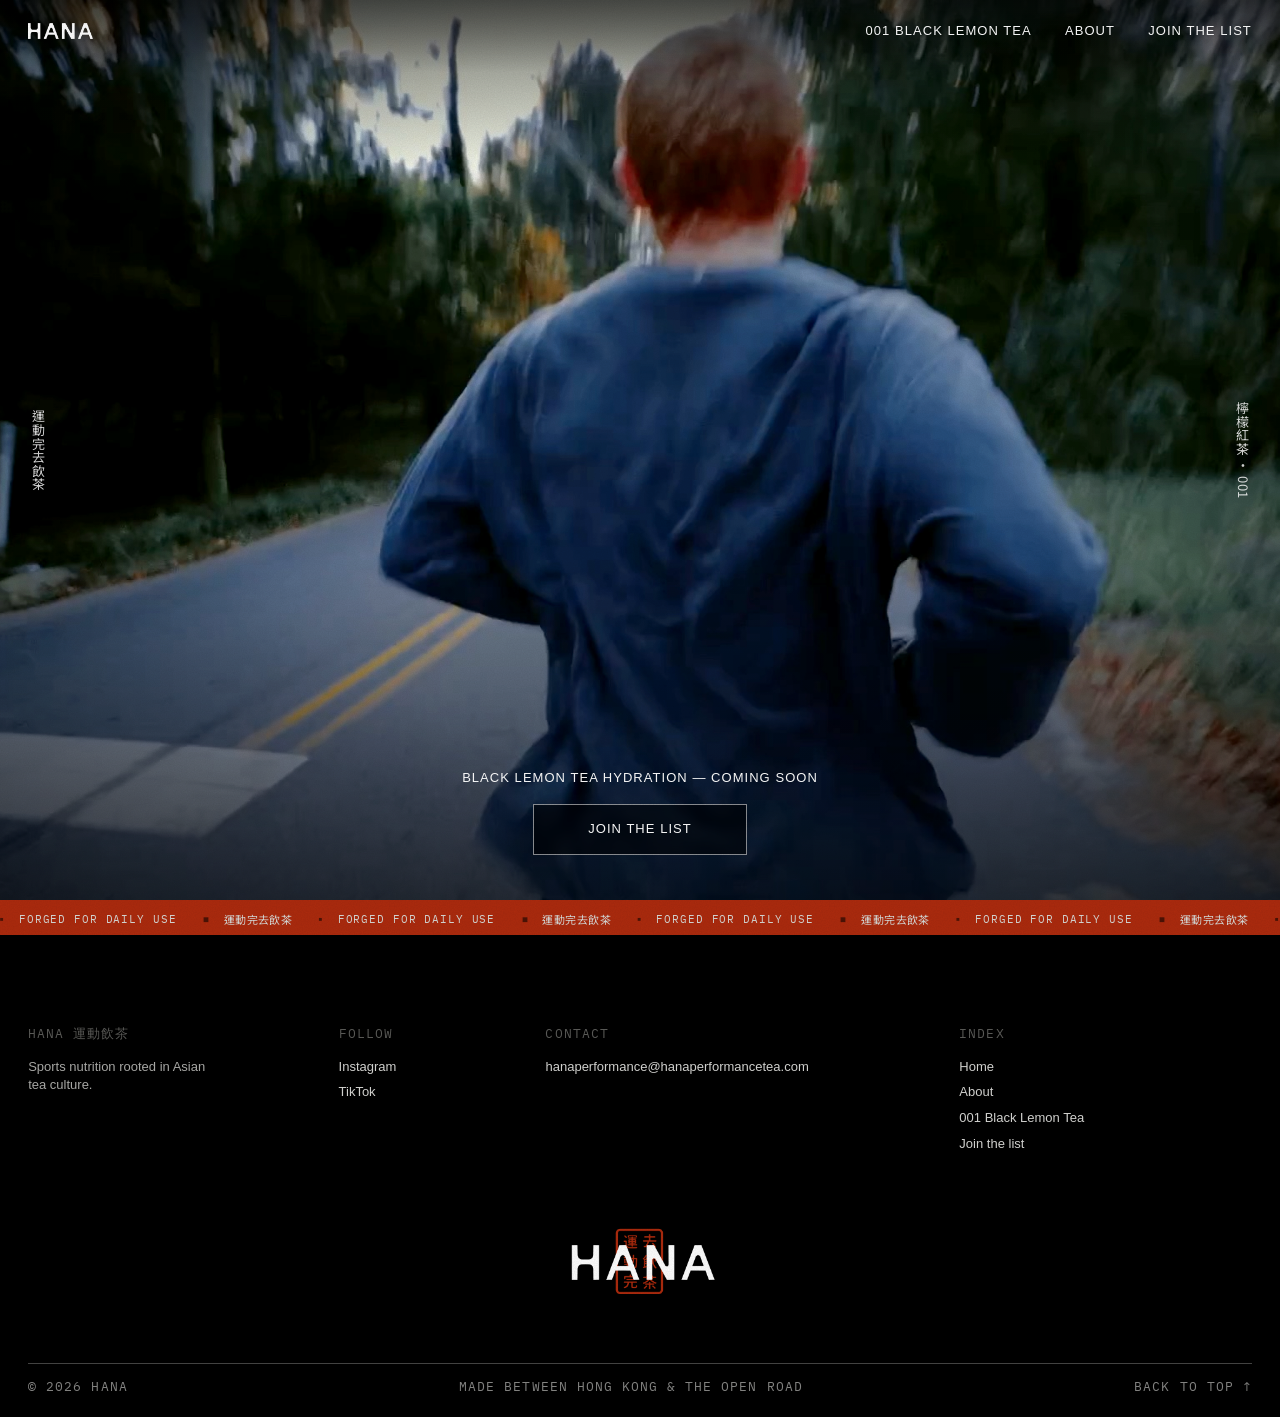
<file: index.html>
<!doctype html>
<html lang="en">
<head>
  <meta charset="utf-8">
  <meta name="viewport" content="width=device-width, initial-scale=1">
  <title>HANA 運動飲茶 — Black Lemon Tea Hydration</title>
  <meta name="description" content="HANA is sports nutrition rooted in Asian tea culture. Product 001: Black Lemon Tea Hydration. Join the list for first access.">
  <meta name="theme-color" content="#000000">
  <link rel="preconnect" href="https://fonts.googleapis.com">
  <link rel="preconnect" href="https://fonts.gstatic.com" crossorigin>
  <link href="https://fonts.googleapis.com/css2?family=IBM+Plex+Mono:wght@400;500&family=Noto+Sans+HK:wght@300;400;500;700&display=swap" rel="stylesheet">
  <link rel="stylesheet" href="styles.css?v=20">
  <!-- Intro plays on every load (skipped for reduced-motion); without JS it never shows -->
  <script>
    try {
      if (!matchMedia('(prefers-reduced-motion: reduce)').matches)
        document.documentElement.classList.add('intro-on');
    } catch (e) {}
  </script>
</head>
<body>

  <!-- ─────────────────────────── INTRO (northstar) ─────────────────────────── -->
  <div class="intro" aria-hidden="true" data-text="Respect the vessel.">
    <p class="intro__line"><span class="intro__text"></span><span class="intro__cursor"></span></p>
  </div>

  <!-- ─────────────────────────── HEADER ─────────────────────────── -->
  <header class="site-header" id="top">
    <a class="brand" href="index.html" aria-label="HANA 運動飲茶, home">
      <img src="assets/img/hana-wordmark.png" alt="HANA" width="928" height="228">
    </a>
    <nav class="nav" aria-label="Primary">
      <a href="product.html"><span class="l-long">001 Black Lemon Tea</span><span class="l-short">Product</span></a>
      <a href="brand.html"><span class="l-long">About</span><span class="l-short">About</span></a>
      <a href="join.html"><span class="l-long">Join the list</span><span class="l-short">Join</span></a>
    </nav>
  </header>

  <main>

    <!-- ─────────────────────────── HERO ─────────────────────────── -->
    <section class="hero" aria-label="HANA">
      <video class="hero__video" src="assets/video/hana-05.mp4" poster="assets/img/poster-05.jpg"
             autoplay muted loop playsinline preload="auto"></video>
      <div class="hero__shade" aria-hidden="true"></div>

      <h1 class="visually-hidden">HANA 運動飲茶 — Black Lemon Tea Hydration</h1>

      <p class="hero__side hero__side--l" aria-hidden="true">運動完去飲茶</p>
      <p class="hero__side hero__side--r" aria-hidden="true">檸檬紅茶 · 001</p>

      <div class="hero__foot">
        <p class="eyebrow">Black Lemon Tea Hydration — Coming Soon</p>
        <a class="btn btn--ghost" href="join.html">Join the list</a>
      </div>
    </section>

    <!-- ─────────────────────────── TICKER ─────────────────────────── -->
    <div class="ticker" aria-hidden="true">
      <div class="ticker__track">
        <span>Forged for daily use</span><span class="ticker__cjk">運動完去飲茶</span><span>Forged for daily use</span><span class="ticker__cjk">運動完去飲茶</span><span>Forged for daily use</span><span class="ticker__cjk">運動完去飲茶</span>
        <span>Forged for daily use</span><span class="ticker__cjk">運動完去飲茶</span><span>Forged for daily use</span><span class="ticker__cjk">運動完去飲茶</span><span>Forged for daily use</span><span class="ticker__cjk">運動完去飲茶</span>
      </div>
    </div>

  </main>

  <!-- ─────────────────────────── FOOTER ─────────────────────────── -->
  <footer class="site-footer">
    <div class="foot-grid grid">
      <div class="foot-col">
        <span class="label">HANA 運動飲茶</span>
        <p>Sports nutrition rooted in Asian tea culture.</p>
      </div>
      <div class="foot-col foot-col--follow">
        <span class="label">Follow</span>
        <a href="https://www.instagram.com/hanaperformance/" target="_blank" rel="noopener">Instagram</a>
        <a href="https://www.tiktok.com/@hanaperformance" target="_blank" rel="noopener">TikTok</a>
      </div>
      <div class="foot-col foot-col--contact">
        <span class="label">Contact</span>
        <a href="mailto:hanaperformance@hanaperformancetea.com">hanaperformance@hanaperformancetea.com</a>
      </div>
      <div class="foot-col foot-col--r">
        <span class="label">Index</span>
        <a href="index.html">Home</a>
        <a href="brand.html">About</a>
        <a href="product.html">001 Black Lemon Tea</a>
        <a href="join.html">Join the list</a>
      </div>
    </div>

    <div class="foot-mark">
      <img src="assets/img/hana-logo.png" alt="" width="1000" height="520" loading="lazy">
    </div>

    <div class="foot-base">
      <span>© <span id="year">2026</span> HANA</span>
      <span>Made between Hong Kong &amp; the open road</span>
      <a href="#top">Back to top ↑</a>
    </div>
  </footer>

  <div class="grain" aria-hidden="true"></div>
  <script src="main.js?v=20"></script>
</body>
</html>
</file>
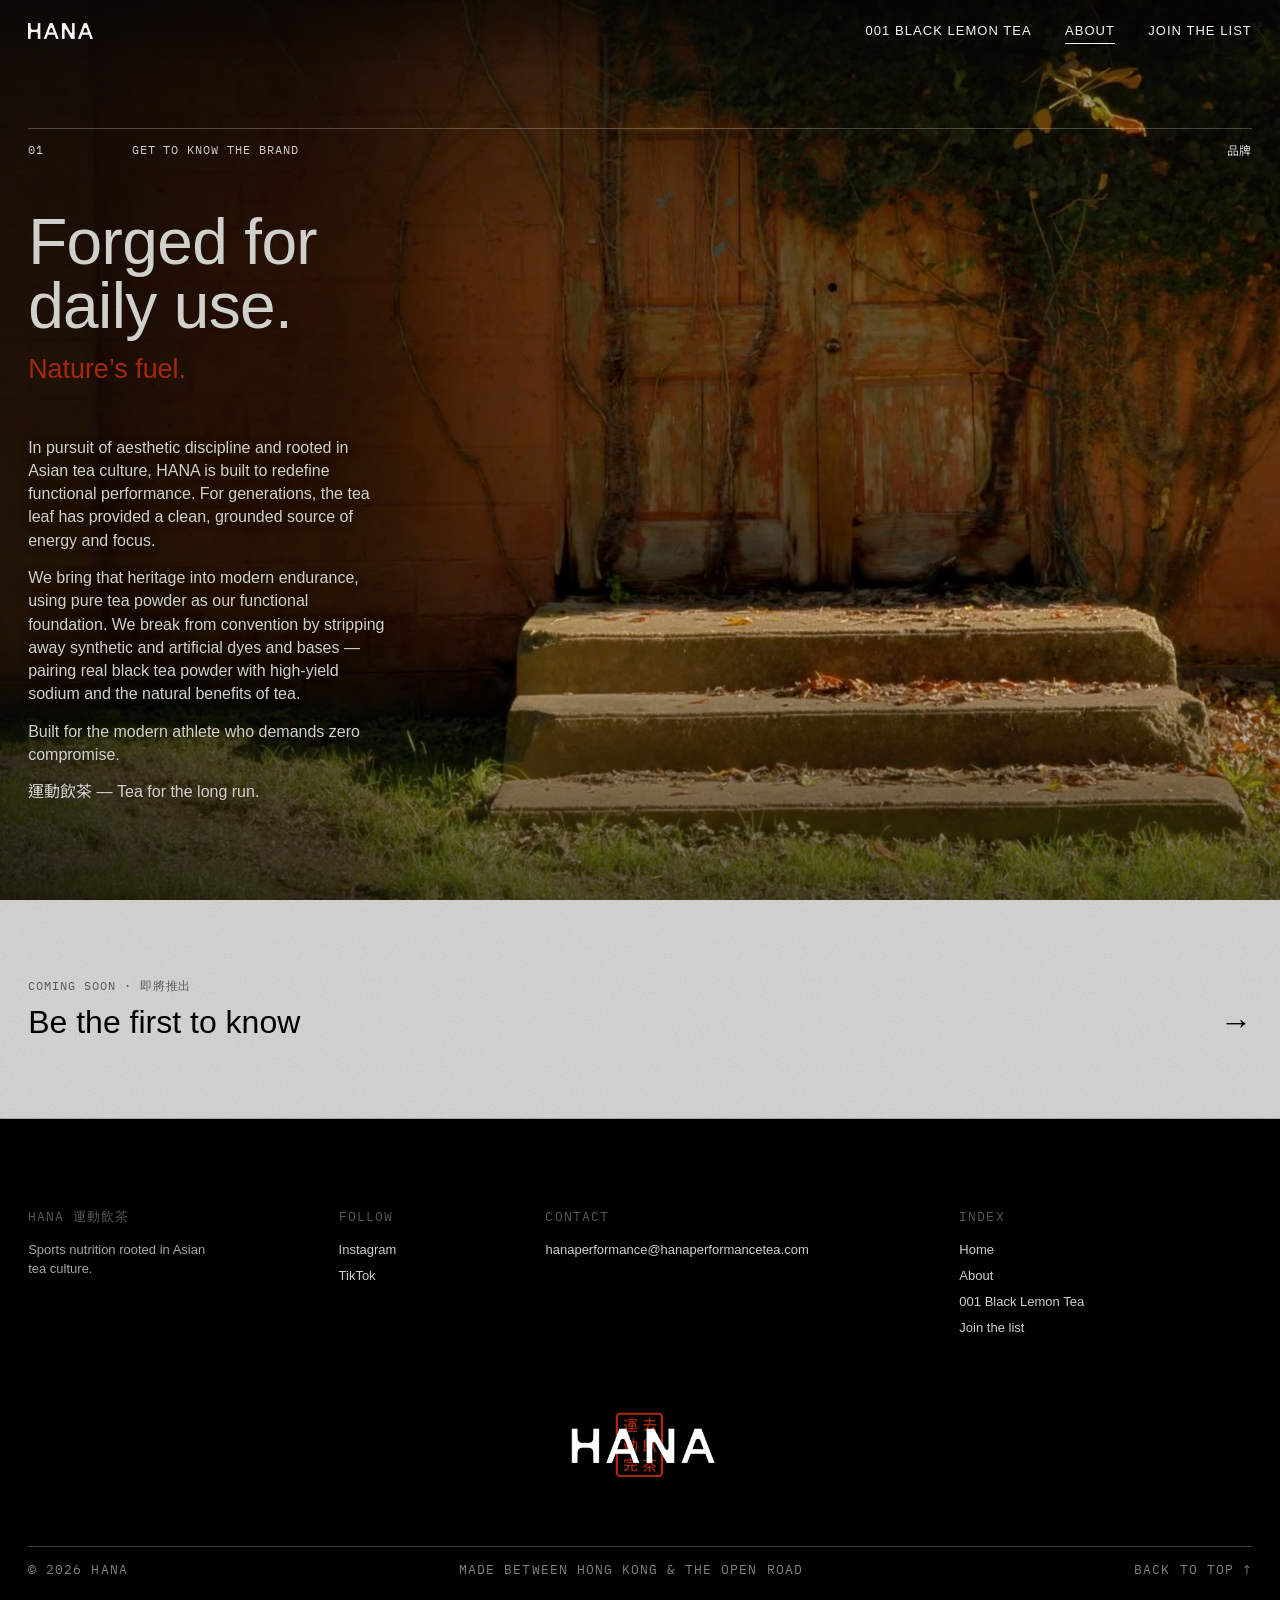
<file: brand.html>
<!doctype html>
<html lang="en">
<head>
  <meta charset="utf-8">
  <meta name="viewport" content="width=device-width, initial-scale=1">
  <title>About — HANA 運動飲茶</title>
  <meta name="description" content="Forged for daily use. HANA is sports nutrition rooted in Asian tea culture, built on pure black tea powder.">
  <meta name="theme-color" content="#000000">
  <link rel="preconnect" href="https://fonts.googleapis.com">
  <link rel="preconnect" href="https://fonts.gstatic.com" crossorigin>
  <link href="https://fonts.googleapis.com/css2?family=IBM+Plex+Mono:wght@400;500&family=Noto+Sans+HK:wght@300;400;500;700&display=swap" rel="stylesheet">
  <link rel="stylesheet" href="styles.css?v=20">
</head>
<body class="is-sub">

  <!-- ─────────────────────────── HEADER ─────────────────────────── -->
  <header class="site-header" id="top">
    <a class="brand" href="index.html" aria-label="HANA 運動飲茶, home">
      <img src="assets/img/hana-wordmark.png" alt="HANA" width="928" height="228">
    </a>
    <nav class="nav" aria-label="Primary">
      <a href="product.html"><span class="l-long">001 Black Lemon Tea</span><span class="l-short">Product</span></a>
      <a href="brand.html" aria-current="page"><span class="l-long">About</span><span class="l-short">About</span></a>
      <a href="join.html"><span class="l-long">Join the list</span><span class="l-short">Join</span></a>
    </nav>
  </header>

  <main>

    <!-- ─────────────────────────── 01 / ABOUT (full-bleed video) ─────────────────────────── -->
    <section class="about" id="about">
      <video data-lazy class="about__video" src="assets/video/hana-brand.mp4" poster="assets/img/poster-brand.jpg" muted loop playsinline preload="none"></video>
      <div class="about__shade" aria-hidden="true"></div>

      <div class="about__inner grid">
        <div class="about__top">
          <header class="sec-head sec-head--light">
            <span class="idx">01</span>
            <span class="label">Get to know the brand</span>
            <span class="label label--cjk">品牌</span>
          </header>

          <h2 class="about__title reveal">
            Forged for<br>daily use.
            <span class="about__sub">Nature’s fuel.</span>
          </h2>
        </div>

        <div class="about__body reveal">
          <p>
            In pursuit of aesthetic discipline and rooted in Asian tea culture, HANA is built to
            redefine functional performance. For generations, the tea leaf has provided a clean,
            grounded source of energy and focus.
          </p>
          <p>
            We bring that heritage into modern endurance, using pure tea powder as our functional
            foundation. We break from convention by stripping away synthetic and artificial dyes
            and bases — pairing real black tea powder with high-yield sodium and the natural
            benefits of tea.
          </p>
          <p>Built for the modern athlete who demands zero compromise.</p>
          <p class="sign">運動飲茶 — Tea for the long run.</p>
        </div>
      </div>
    </section>

    <!-- ─────────────────────────── NEXT ─────────────────────────── -->
    <a class="next" href="join.html">
      <span class="label">Coming soon · 即將推出</span>
      <span class="next__title">Be the first to know</span>
      <span class="next__arrow" aria-hidden="true">→</span>
    </a>

  </main>

  <!-- ─────────────────────────── FOOTER ─────────────────────────── -->
  <footer class="site-footer">
    <div class="foot-grid grid">
      <div class="foot-col">
        <span class="label">HANA 運動飲茶</span>
        <p>Sports nutrition rooted in Asian tea culture.</p>
      </div>
      <div class="foot-col foot-col--follow">
        <span class="label">Follow</span>
        <a href="https://www.instagram.com/hanaperformance/" target="_blank" rel="noopener">Instagram</a>
        <a href="https://www.tiktok.com/@hanaperformance" target="_blank" rel="noopener">TikTok</a>
      </div>
      <div class="foot-col foot-col--contact">
        <span class="label">Contact</span>
        <a href="mailto:hanaperformance@hanaperformancetea.com">hanaperformance@hanaperformancetea.com</a>
      </div>
      <div class="foot-col foot-col--r">
        <span class="label">Index</span>
        <a href="index.html">Home</a>
        <a href="brand.html">About</a>
        <a href="product.html">001 Black Lemon Tea</a>
        <a href="join.html">Join the list</a>
      </div>
    </div>

    <div class="foot-mark">
      <img src="assets/img/hana-logo.png" alt="" width="1000" height="520" loading="lazy">
    </div>

    <div class="foot-base">
      <span>© <span id="year">2026</span> HANA</span>
      <span>Made between Hong Kong &amp; the open road</span>
      <a href="#top">Back to top ↑</a>
    </div>
  </footer>

  <div class="grain" aria-hidden="true"></div>
  <script src="main.js?v=20"></script>
</body>
</html>
</file>
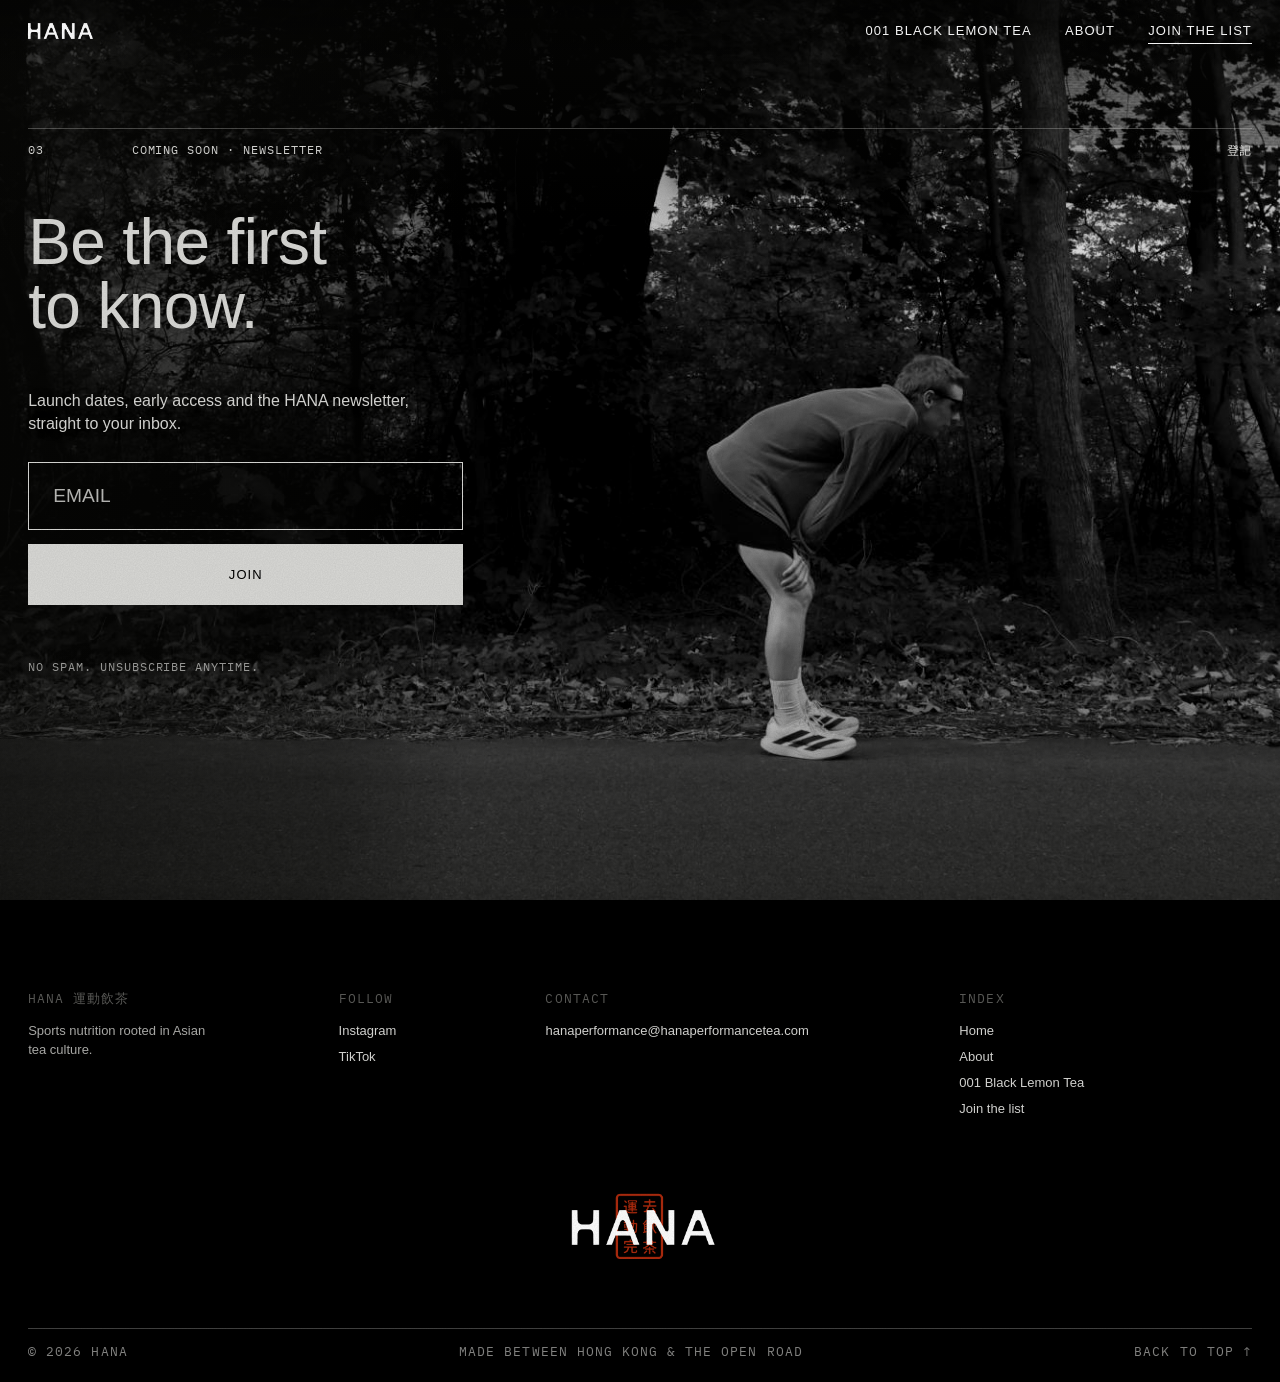
<file: join.html>
<!doctype html>
<html lang="en">
<head>
  <meta charset="utf-8">
  <meta name="viewport" content="width=device-width, initial-scale=1">
  <title>Join the list — HANA 運動飲茶</title>
  <meta name="description" content="HANA is coming soon. Join the list for launch dates, early access and the HANA newsletter.">
  <meta name="theme-color" content="#000000">
  <link rel="preconnect" href="https://fonts.googleapis.com">
  <link rel="preconnect" href="https://fonts.gstatic.com" crossorigin>
  <link href="https://fonts.googleapis.com/css2?family=IBM+Plex+Mono:wght@400;500&family=Noto+Sans+HK:wght@300;400;500;700&display=swap" rel="stylesheet">
  <link rel="stylesheet" href="styles.css?v=20">
</head>
<body class="is-sub">

  <!-- ─────────────────────────── HEADER ─────────────────────────── -->
  <header class="site-header" id="top">
    <a class="brand" href="index.html" aria-label="HANA 運動飲茶, home">
      <img src="assets/img/hana-wordmark.png" alt="HANA" width="928" height="228">
    </a>
    <nav class="nav" aria-label="Primary">
      <a href="product.html"><span class="l-long">001 Black Lemon Tea</span><span class="l-short">Product</span></a>
      <a href="brand.html"><span class="l-long">About</span><span class="l-short">About</span></a>
      <a href="join.html" aria-current="page"><span class="l-long">Join the list</span><span class="l-short">Join</span></a>
    </nav>
  </header>

  <main>

    <!-- ─────────────────────────── 03 / JOIN (full-bleed photo) ─────────────────────────── -->
    <section class="about about--join" id="join" data-text-fits="0.48">
      <img class="about__video" src="assets/img/join-roadside.jpg" width="1333" height="2000"
           alt="A runner in a grey long-sleeve and neon shoes, hands on knees at the edge of a tree-lined road">
      <div class="about__shade" aria-hidden="true"></div>

      <div class="about__inner grid">
        <div class="about__top">
          <header class="sec-head sec-head--light">
            <span class="idx">03</span>
            <span class="label">Coming soon · Newsletter</span>
            <span class="label label--cjk">登記</span>
          </header>

          <h1 class="about__title reveal">Be the first<br>to know.</h1>
        </div>

        <div class="about__body reveal">
          <p>
            Launch dates, early access and the HANA newsletter, straight to your inbox.
          </p>

          <!-- Signups are sent to Formspree, which emails each one to the HANA inbox -->
          <form class="signup" id="signup" data-endpoint="https://formspree.io/f/xgaobkqn" novalidate>
            <label class="visually-hidden" for="email">Email address</label>
            <input id="email" name="email" type="email" inputmode="email" autocomplete="email"
                   placeholder="Email" required>
            <button type="submit" class="btn btn--solid">Join</button>
            <p class="signup__msg" id="signup-msg" role="status" aria-live="polite"></p>
          </form>

          <p class="fine">No spam. Unsubscribe anytime.</p>
        </div>
      </div>
    </section>

  </main>

  <!-- ─────────────────────────── FOOTER ─────────────────────────── -->
  <footer class="site-footer">
    <div class="foot-grid grid">
      <div class="foot-col">
        <span class="label">HANA 運動飲茶</span>
        <p>Sports nutrition rooted in Asian tea culture.</p>
      </div>
      <div class="foot-col foot-col--follow">
        <span class="label">Follow</span>
        <a href="https://www.instagram.com/hanaperformance/" target="_blank" rel="noopener">Instagram</a>
        <a href="https://www.tiktok.com/@hanaperformance" target="_blank" rel="noopener">TikTok</a>
      </div>
      <div class="foot-col foot-col--contact">
        <span class="label">Contact</span>
        <a href="mailto:hanaperformance@hanaperformancetea.com">hanaperformance@hanaperformancetea.com</a>
      </div>
      <div class="foot-col foot-col--r">
        <span class="label">Index</span>
        <a href="index.html">Home</a>
        <a href="brand.html">About</a>
        <a href="product.html">001 Black Lemon Tea</a>
        <a href="join.html">Join the list</a>
      </div>
    </div>

    <div class="foot-mark">
      <img src="assets/img/hana-logo.png" alt="" width="1000" height="520" loading="lazy">
    </div>

    <div class="foot-base">
      <span>© <span id="year">2026</span> HANA</span>
      <span>Made between Hong Kong &amp; the open road</span>
      <a href="#top">Back to top ↑</a>
    </div>
  </footer>

  <div class="grain" aria-hidden="true"></div>
  <script src="main.js?v=20"></script>
</body>
</html>
</file>
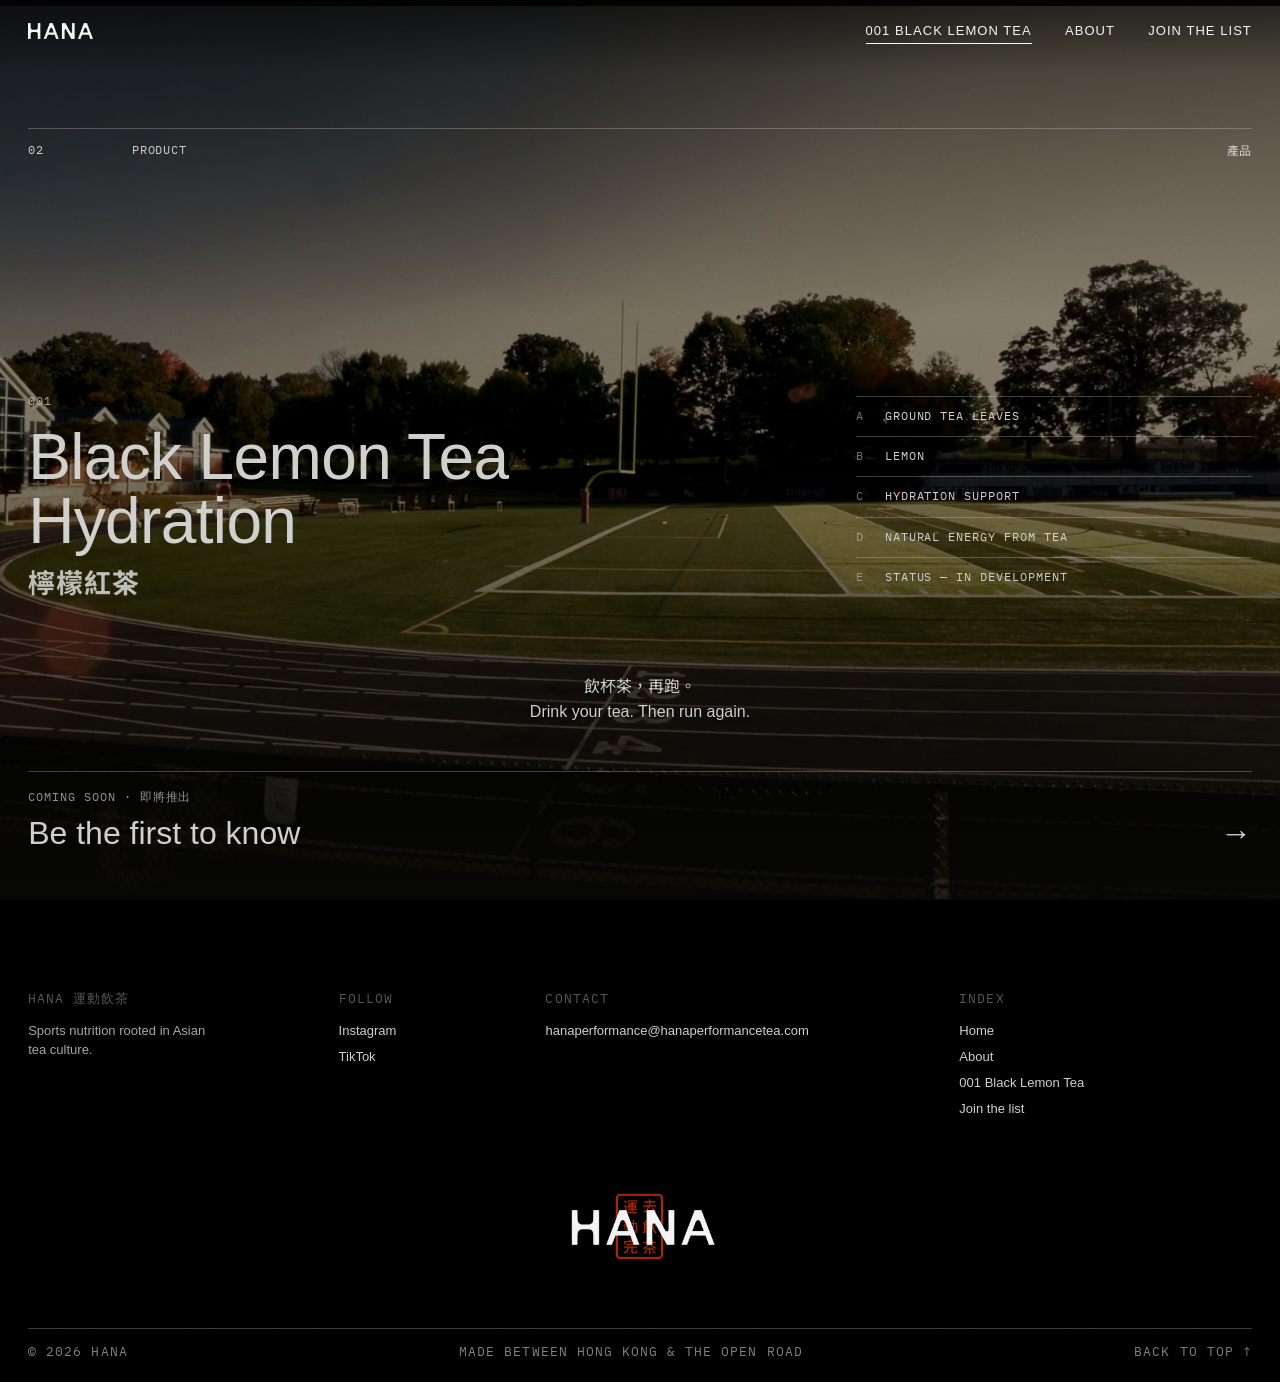
<file: product.html>
<!doctype html>
<html lang="en">
<head>
  <meta charset="utf-8">
  <meta name="viewport" content="width=device-width, initial-scale=1">
  <title>001 Black Lemon Tea Hydration — HANA 運動飲茶</title>
  <meta name="description" content="Product 001: Black Lemon Tea Hydration. Ground tea leaves, lemon, hydration support and natural energy from tea.">
  <meta name="theme-color" content="#000000">
  <link rel="preconnect" href="https://fonts.googleapis.com">
  <link rel="preconnect" href="https://fonts.gstatic.com" crossorigin>
  <link href="https://fonts.googleapis.com/css2?family=IBM+Plex+Mono:wght@400;500&family=Noto+Sans+HK:wght@300;400;500;700&display=swap" rel="stylesheet">
  <link rel="stylesheet" href="styles.css?v=20">
</head>
<body class="is-sub">

  <!-- ─────────────────────────── HEADER ─────────────────────────── -->
  <header class="site-header" id="top">
    <a class="brand" href="index.html" aria-label="HANA 運動飲茶, home">
      <img src="assets/img/hana-wordmark.png" alt="HANA" width="928" height="228">
    </a>
    <nav class="nav" aria-label="Primary">
      <a href="product.html" aria-current="page"><span class="l-long">001 Black Lemon Tea</span><span class="l-short">Product</span></a>
      <a href="brand.html"><span class="l-long">About</span><span class="l-short">About</span></a>
      <a href="join.html"><span class="l-long">Join the list</span><span class="l-short">Join</span></a>
    </nav>
  </header>

  <main>

    <!-- ─────────────────────────── 02 / PRODUCT (full bleed) ─────────────────────────── -->
    <section class="product" id="product">
      <video data-lazy class="product__video" src="assets/video/hana-02.mp4" poster="assets/img/poster-02.jpg" muted loop playsinline preload="none"></video>
      <div class="product__shade" aria-hidden="true"></div>

      <div class="product__inner grid">
        <header class="sec-head sec-head--light">
          <span class="idx">02</span>
          <span class="label">Product</span>
          <span class="label label--cjk">產品</span>
        </header>

        <h2 class="product__title reveal">
          <span class="product__no">001</span>
          Black Lemon Tea<br>Hydration
          <span class="product__cjk">檸檬紅茶</span>
        </h2>

        <ul class="specs reveal">
          <li><span>A</span>Ground tea leaves</li>
          <li><span>B</span>Lemon</li>
          <li><span>C</span>Hydration support</li>
          <li><span>D</span>Natural energy from tea</li>
          <li><span>E</span>Status — in development</li>
        </ul>

        <p class="subtitle" aria-hidden="true">
          <span class="subtitle__cjk">飲杯茶，再跑。</span>
          <span>Drink your tea. Then run again.</span>
        </p>

        <a class="next next--overlay" href="join.html">
          <span class="label">Coming soon · 即將推出</span>
          <span class="next__title">Be the first to know</span>
          <span class="next__arrow" aria-hidden="true">→</span>
        </a>
      </div>
    </section>

  </main>

  <!-- ─────────────────────────── FOOTER ─────────────────────────── -->
  <footer class="site-footer">
    <div class="foot-grid grid">
      <div class="foot-col">
        <span class="label">HANA 運動飲茶</span>
        <p>Sports nutrition rooted in Asian tea culture.</p>
      </div>
      <div class="foot-col foot-col--follow">
        <span class="label">Follow</span>
        <a href="https://www.instagram.com/hanaperformance/" target="_blank" rel="noopener">Instagram</a>
        <a href="https://www.tiktok.com/@hanaperformance" target="_blank" rel="noopener">TikTok</a>
      </div>
      <div class="foot-col foot-col--contact">
        <span class="label">Contact</span>
        <a href="mailto:hanaperformance@hanaperformancetea.com">hanaperformance@hanaperformancetea.com</a>
      </div>
      <div class="foot-col foot-col--r">
        <span class="label">Index</span>
        <a href="index.html">Home</a>
        <a href="brand.html">About</a>
        <a href="product.html">001 Black Lemon Tea</a>
        <a href="join.html">Join the list</a>
      </div>
    </div>

    <div class="foot-mark">
      <img src="assets/img/hana-logo.png" alt="" width="1000" height="520" loading="lazy">
    </div>

    <div class="foot-base">
      <span>© <span id="year">2026</span> HANA</span>
      <span>Made between Hong Kong &amp; the open road</span>
      <a href="#top">Back to top ↑</a>
    </div>
  </footer>

  <div class="grain" aria-hidden="true"></div>
  <script src="main.js?v=20"></script>
</body>
</html>
</file>
<file: styles.css>
/* ==========================================================================
   HANA 運動飲茶 — landing page
   Swiss grid, utilitarian labels, cinematic video. 12 columns throughout.
   ========================================================================== */

:root {
  /* Brand palette — HANA Red #AD2B0E and Black #000000 from the design system;
     a slightly darker silver stands in for Paper Beige */
  --paper: #D9D9D6;        /* silver */
  --paper-2: #CBCBC7;
  --ink: #000000;          /* black */
  --ink-2: #1E1E1E;
  --mute: #5C5C59;
  --red: #AD2B0E;          /* HANA red */
  --sub: #F2E7B8;          /* film-subtitle cream */
  --line: rgba(0, 0, 0, 0.2);
  --line-light: rgba(217, 217, 214, 0.3);

  /* Design system: Neue Haas Unica W1G (English) + 思源黑體 香港 / Source Han Sans HK (Chinese).
     Unica is a licensed font with no free web version, so visitors without it fall back to
     Helvetica Neue / Arial; Source Han Sans HK loads free from Google Fonts as Noto Sans HK. */
  --unica: "Neue Haas Unica W1G", "Neue Haas Unica", "NeueHaasUnicaW1G-Regular", "Helvetica Neue", Helvetica, Arial;
  --sans: var(--unica), "Noto Sans HK", sans-serif;
  --mono: "IBM Plex Mono", ui-monospace, Menlo, monospace;
  --cjk: "Source Han Sans HK", "Noto Sans HK", "PingFang HK", sans-serif;
  --helv: var(--sans);

  /* Tracking system — one value per type role, so spacing reads evenly site-wide.
     Large type is tightened a little (optical), small caps opened up, body left at 0. */
  --track-display: -0.01em;   /* main headlines */
  --track-sub: 0;             /* subheadlines, secondary headlines */
  --track-body: 0;            /* running text */
  --track-caps: 0.08em;       /* small uppercase labels, nav, buttons */
  --track-cjk: 0.04em;        /* Chinese, set close like the design system samples */
  --lh-display: 1;
  --lh-sub: 1.15;
  --lh-body: 1.45;

  /* Type scale — design system "full screen website" sizes (pt → px at 1.333),
     scaling down fluidly on smaller screens */
  --fs-main: clamp(44px, 5vw, 96px);        /* Main headline · Regular 72pt */
  --fs-secondary: clamp(28px, 2.5vw, 48px); /* Secondary headline · Light 36pt */
  --fs-sub: clamp(22px, 2.1vw, 40px);       /* Subheadline · Medium 30pt (中文 Bold) */
  --fs-body: 16px;                          /* Body · Regular 12pt */

  --m: clamp(16px, 2.2vw, 32px);     /* page margin */
  --gut: clamp(12px, 1.4vw, 20px);   /* column gutter */
  --ease: cubic-bezier(0.2, 0.7, 0.1, 1);
}

*, *::before, *::after { box-sizing: border-box; }
html { scroll-behavior: smooth; -webkit-text-size-adjust: 100%; }
body {
  margin: 0;
  background: var(--paper);
  color: var(--ink);
  font-family: var(--sans);
  font-size: 16px;
  line-height: 1.45;
  -webkit-font-smoothing: antialiased;
  font-kerning: normal;
  font-feature-settings: "kern" 1;
  text-rendering: optimizeLegibility;
  overflow-x: hidden;
}
img, video { display: block; max-width: 100%; }
a { color: inherit; text-decoration: none; }
h1, h2, h3, p, dl, dd, figure, ul { margin: 0; padding: 0; }
ul { list-style: none; }
::selection { background: var(--red); color: var(--paper); }

.visually-hidden {
  position: absolute !important; width: 1px; height: 1px; overflow: hidden;
  clip: rect(0 0 0 0); white-space: nowrap;
}

.grid {
  display: grid;
  grid-template-columns: repeat(12, minmax(0, 1fr));
  column-gap: var(--gut);
  padding-inline: var(--m);
}

/* Small uppercase label voice — signage, spec sheets, shipping labels */
.label, .eyebrow, .nav, .idx, .fine, .cap, .num, .specs, .foot-base, .join__tag, dt {
  font-family: var(--mono);
  font-size: 12px;
  letter-spacing: var(--track-caps);
  text-transform: uppercase;
  font-weight: 400;
}
.label--cjk { font-family: var(--cjk); letter-spacing: var(--track-cjk); }

/* ─────────────────────────── Header ─────────────────────────── */
/* Header is a transparent overlay at the top of every page — it sits on the opening
   video and scrolls away with it (no solid bar). Logo always top-left. */
.site-header {
  position: absolute; inset: 0 0 auto 0; z-index: 50;
  display: flex; justify-content: space-between; align-items: center;
  padding: 22px var(--m) 32px;
  color: #fff;
  background: linear-gradient(to bottom, rgba(0,0,0,0.4), rgba(0,0,0,0));
}
.brand { display: block; line-height: 0; }
.brand img { height: clamp(14px, 1.25vw, 20px); width: auto; }   /* wordmark only, no seal */
.nav {
  display: flex; align-items: center; gap: clamp(16px, 2.6vw, 40px);
  font-family: var(--sans); font-size: 13px; letter-spacing: var(--track-caps); white-space: nowrap;
}
.nav__meta { opacity: 0.6; }
.nav a { position: relative; }
.nav a::after {
  content: ""; position: absolute; left: 0; right: 0; bottom: -3px; height: 1px;
  background: currentColor; transform: scaleX(0); transform-origin: left;
  transition: transform 0.35s var(--ease);
}
.nav a:hover::after, .nav a[aria-current="page"]::after { transform: scaleX(1); }
.l-short { display: none; }

/* ─────────────────────────── Hero ─────────────────────────── */
.hero {
  position: relative;
  height: 100vh; height: 100svh; min-height: 560px;
  overflow: hidden;
  background: var(--ink);
  color: #fff;
}
.hero__video {
  position: absolute; inset: 0; width: 100%; height: 100%;
  object-fit: cover;
  filter: contrast(1.06) saturate(0.9);
}
.hero__shade {
  position: absolute; inset: 0;
  background:
    linear-gradient(to bottom, rgba(0,0,0,0.42) 0%, rgba(0,0,0,0) 18%, rgba(0,0,0,0) 62%, rgba(0,0,0,0.55) 100%),
    radial-gradient(ellipse at center, rgba(0,0,0,0) 45%, rgba(0,0,0,0.35) 100%);
}
.hero__side {
  position: absolute; top: 50%;
  writing-mode: vertical-rl;
  font-family: var(--cjk); font-size: 13px; letter-spacing: var(--track-cjk);
  transform: translateY(-50%);
  opacity: 0.85;
}
.hero__side--l { left: var(--m); }
.hero__side--r { right: var(--m); }
.hero__foot {
  position: absolute; left: 0; right: 0; bottom: clamp(28px, 5vh, 52px);
  display: flex; flex-direction: column; align-items: center; gap: 16px;
  padding-inline: var(--m); text-align: center;
}
.eyebrow { font-family: var(--sans); font-size: 13px; letter-spacing: var(--track-caps); text-wrap: balance; }

/* Buttons */
.btn {
  display: inline-flex; align-items: center; justify-content: center;
  font-family: var(--sans); font-size: 13px; font-weight: 500;
  letter-spacing: var(--track-caps); text-transform: uppercase;
  border: 1px solid transparent; cursor: pointer;
  transition: background 0.25s, color 0.25s, border-color 0.25s;
}
.btn--ghost {
  min-width: 214px; padding: 15px 40px;
  background: rgba(0, 0, 0,0.55); color: #fff;
  border-color: rgba(255,255,255,0.55);
  backdrop-filter: blur(4px); -webkit-backdrop-filter: blur(4px);
}
.btn--ghost:hover { background: #fff; color: var(--ink); }
.btn--solid {
  padding: 22px 32px; background: var(--ink); color: var(--paper);
}
.btn--solid:hover { background: var(--red); }

/* ─────────────────────────── Ticker ─────────────────────────── */
/* Thin HANA-red strip between the hero and the email list */
.ticker {
  background: var(--red); color: var(--paper);
  overflow: hidden; white-space: nowrap;
  padding: 6px 0;
}
.ticker__track { display: inline-flex; animation: ticker 40s linear infinite; }
.ticker span {
  font-family: var(--mono); font-size: 11px; letter-spacing: var(--track-caps); text-transform: uppercase;
  padding-right: 2.4em;
}
.ticker .ticker__cjk { font-family: var(--cjk); letter-spacing: var(--track-cjk); }
.ticker span::before { content: "■"; font-size: 6px; vertical-align: 2px; margin-right: 2.4em; color: var(--ink); opacity: 0.55; }
@keyframes ticker { to { transform: translateX(-50%); } }

/* ─────────────────────────── Section head ─────────────────────────── */
.sec-head {
  grid-column: 1 / -1;
  display: grid; grid-template-columns: repeat(12, minmax(0, 1fr)); column-gap: var(--gut);
  border-top: 1px solid var(--ink);
  padding-top: 12px;
  margin-bottom: clamp(48px, 8vw, 120px);
}
.sec-head .idx { grid-column: span 1; }
.sec-head .label { grid-column: span 4; }
.sec-head .label--cjk { grid-column: 12 / 13; justify-self: end; }
.sec-head--light { border-color: var(--line-light); color: var(--paper); }

/* ─────────────────────────── 01 About ─────────────────────────── */
/* All text lives on the plain brick wall in the left third of the footage; the runner and
   the steps sit centre-right (≈40–90% across), so the column is capped short of them */
.about {
  position: relative; overflow: hidden;
  min-height: 100vh; min-height: 100svh;
  background: var(--ink); color: var(--paper);
  display: flex;
}
.about__video {
  position: absolute; inset: 0; width: 100%; height: 100%; object-fit: cover;
  filter: contrast(1.05) saturate(0.9);
}
.about__shade {
  position: absolute; inset: 0;
  background:
    linear-gradient(to bottom, rgba(10,10,8,0.55) 0%, rgba(10,10,8,0) 30%, rgba(10,10,8,0) 70%, rgba(10,10,8,0.6) 100%),
    linear-gradient(to right, rgba(10,10,8,0.62) 0%, rgba(10,10,8,0.35) 26%, rgba(10,10,8,0) 36%);
}
.about__inner {
  position: relative; width: 100%;
  padding-top: clamp(80px, 10vw, 128px); padding-bottom: clamp(28px, 4vw, 48px);
  align-content: start;
}
.about__top { grid-column: 1 / -1; }
.about .sec-head { margin-bottom: clamp(32px, 4vw, 56px); }
.about__title {
  grid-column: 1 / -1; max-width: 28vw;
  font-weight: 400;
  font-size: var(--fs-main);
  line-height: var(--lh-display); letter-spacing: var(--track-display);
}
.about__sub {
  display: flex; align-items: baseline; gap: 0.8em;
  margin-top: 0.6em;
  font-size: var(--fs-sub); font-weight: 500; line-height: var(--lh-sub); letter-spacing: var(--track-sub);
  color: var(--red);
}
.about__sub-cjk { font-family: var(--cjk); font-size: 0.9em; font-weight: 700; letter-spacing: var(--track-cjk); }
.about__body {
  grid-column: 1 / -1; max-width: 28vw;
  margin-top: clamp(32px, 4vw, 64px);
  display: grid; gap: 0.9em;
}
.about__body p { font-size: var(--fs-body); line-height: var(--lh-body); letter-spacing: var(--track-body); text-shadow: 0 1px 12px rgba(0,0,0,0.35); }
.about__body .sign { font-family: var(--cjk); color: var(--paper); font-size: var(--fs-body); letter-spacing: var(--track-body); }

/* ─────────────────────────── Join page ─────────────────────────── */
/* Same full-bleed layout as the brand page, over the roadside photo in black & white.
   Text and form sit left; the runner stands right of centre. */
.about--join .about__video { filter: grayscale(1) contrast(1.12) brightness(0.9); object-position: 50% 60%; }
.about--join .about__body { max-width: max(34vw, 380px); }
.about--join .signup { margin-top: 12px; }
.about--join .signup input { color: var(--paper); border-color: var(--paper); }
.about--join .signup input::placeholder { color: var(--paper); }
.about--join .signup input:focus { border-color: var(--paper); box-shadow: inset 0 0 0 1px var(--paper); }
.about--join .btn--solid { background: var(--paper); color: var(--ink); }
.about--join .btn--solid:hover { background: var(--red); color: var(--paper); }
.about--join .signup__msg { color: var(--paper); }
.about--join .signup__msg.is-error { color: #FF9A85; }   /* lighter red so it reads on the dark photo */
.about--join .fine { color: var(--paper); opacity: 0.7; }
.about--join .signup__msg, .about--join .fine {   /* keep the small mono label style, not body copy */
  font-family: var(--mono); font-size: 12px; text-transform: uppercase;
  letter-spacing: var(--track-caps); text-shadow: none;
}

/* ─────────────────────────── 02 Product ─────────────────────────── */
.product {
  position: relative; overflow: hidden;
  min-height: 100vh; min-height: 100svh;
  background: var(--ink); color: var(--paper);
  display: flex;
}
.product__video {
  position: absolute; inset: 0; width: 100%; height: 100%; object-fit: cover;
  filter: contrast(1.08) saturate(0.85) brightness(0.84);
}
.product__shade {
  position: absolute; inset: 0;
  background: linear-gradient(to bottom, rgba(10,10,8,0.55) 0%, rgba(10,10,8,0.05) 35%, rgba(10,10,8,0.15) 60%, rgba(10,10,8,0.75) 100%);
}
.product__inner {
  position: relative; width: 100%;
  padding-top: clamp(80px, 10vw, 128px); padding-bottom: clamp(28px, 4vw, 48px);
  grid-template-rows: auto 1fr auto auto;
  align-items: end;
}
.product__title {
  grid-column: 1 / 9; grid-row: 3;
  font-weight: 400;
  font-size: var(--fs-main);
  line-height: var(--lh-display); letter-spacing: var(--track-display);
}
.product__no {
  display: block; font-family: var(--mono); font-size: 12px; letter-spacing: var(--track-caps);
  color: var(--paper); opacity: 0.75; margin-bottom: 18px;
}
.product__cjk {
  display: block; font-family: var(--cjk); font-weight: 700;
  font-size: var(--fs-sub); line-height: var(--lh-sub); letter-spacing: var(--track-cjk); margin-top: 0.5em; opacity: 0.9;
}
.specs { grid-column: 9 / 13; grid-row: 3; align-self: end; }
.specs li {
  display: grid; grid-template-columns: 2.4em 1fr;
  border-top: 1px solid var(--line-light);
  padding: 10px 0 12px;
}
.specs li span { opacity: 0.55; }
.subtitle {
  grid-column: 1 / -1; grid-row: 4;
  margin-top: clamp(40px, 6vw, 80px);
  display: flex; flex-direction: column; align-items: center; gap: 2px;
  color: var(--paper); text-align: center;   /* same colour as the headline and specs */
  font-size: var(--fs-body);
  text-shadow: 0 1px 2px rgba(0,0,0,0.6);
}
.subtitle__cjk { font-family: var(--cjk); letter-spacing: var(--track-body); }

/* ─────────────────────────── Signup form (join page) ─────────────────────────── */
.signup { display: grid; gap: 14px; max-width: 640px; }
.signup input {
  width: 100%;
  font: 400 clamp(18px, 1.5vw, 22px) / 1 var(--sans);
  letter-spacing: var(--track-body);
  color: var(--ink); background: transparent;
  border: 1.5px solid var(--ink); border-radius: 0;
  padding: 22px 24px;
  outline: none;
  -webkit-appearance: none; appearance: none;
}
.signup input::placeholder { color: var(--ink); opacity: 0.85; text-transform: uppercase; }
.signup input:focus { border-color: var(--red); box-shadow: inset 0 0 0 1px var(--red); }
.signup input[aria-invalid="true"] { border-color: var(--red); }
.signup .btn { width: 100%; }
.signup__msg { min-height: 1.4em; font-family: var(--mono); font-size: 12px; text-transform: uppercase; letter-spacing: var(--track-caps); }
.signup__msg.is-error { color: var(--red); }
.fine { color: var(--mute); margin-top: 8px; }

/* ─────────────────────────── Next (sub-page CTA) ─────────────────────────── */
.next {
  display: grid; grid-template-columns: 1fr auto; align-items: end; row-gap: 10px;
  padding: clamp(40px, 6vw, 88px) var(--m);
  background: var(--paper); color: var(--ink);
  border-bottom: 1px solid var(--line);
  transition: background 0.3s, color 0.3s;
}
.next .label { grid-column: 1 / -1; color: var(--mute); }
.next__title {
  font-weight: 300; font-size: var(--fs-secondary);
  line-height: var(--lh-sub); letter-spacing: var(--track-sub);
}
.next__arrow {
  font-size: var(--fs-secondary); font-weight: 300; line-height: var(--lh-sub);
  transition: transform 0.4s var(--ease);
}
.next:hover { background: var(--ink); color: var(--paper); }
.next:hover .next__arrow { transform: translateX(12px); color: var(--red); }

/* Product page: same link, laid straight over the video — no silver band */
.next--overlay {
  grid-column: 1 / -1; grid-row: 5;
  margin-top: clamp(28px, 4vw, 48px);
  padding: 16px 0 0;
  background: transparent; color: var(--paper);
  border-bottom: 0; border-top: 1px solid var(--line-light);
}
.next--overlay .label { color: var(--paper); opacity: 0.7; }
.next--overlay:hover { background: transparent; color: var(--paper); }

/* ─────────────────────────── Footer ─────────────────────────── */
.site-footer { background: var(--ink); color: var(--paper); padding-top: clamp(56px, 7vw, 96px); overflow: hidden; }
.foot-grid { row-gap: 32px; }
.foot-col { grid-column: span 3; display: flex; flex-direction: column; gap: 6px; font-size: var(--fs-body); }
.foot-col .label { color: var(--mute); margin-bottom: 8px; }
.foot-col p { max-width: 26ch; color: rgba(217, 217, 214,0.8); }
.foot-col a { width: fit-content; max-width: 100%; overflow-wrap: break-word; border-bottom: 1px solid transparent; transition: border-color 0.25s; }
.foot-col a:hover { border-color: currentColor; }
.foot-col--follow { grid-column: span 2; }
.foot-col--contact { grid-column: span 4; }
.foot-col--contact a { white-space: nowrap; }   /* email reads as one line */
/* One type size across the whole footer, matched to the email */
.site-footer { --fs-foot: clamp(11px, 1.45vw, 13px); }
.site-footer .label, .foot-col, .foot-col p, .foot-col a, .foot-base { font-size: var(--fs-foot); }
.foot-mark { padding: clamp(40px, 5vw, 64px) var(--m) 0; display: flex; justify-content: center; }
.foot-mark img { width: clamp(120px, 12vw, 180px); height: auto; }
.foot-base {
  display: flex; justify-content: space-between; gap: 16px; flex-wrap: wrap;
  border-top: 1px solid var(--line-light);
  margin: clamp(32px, 5vw, 64px) var(--m) 0;
  padding: 14px 0 20px;
  color: rgba(217, 217, 214,0.6);
}
.foot-base a:hover { color: var(--paper); }

/* ─────────────────────────── Intro (home) ─────────────────────────── */
/* Northstar line types out on black, then fades to the hero — after District Vision */
.intro { display: none; }
html.intro-on .intro {
  display: flex; align-items: center; justify-content: center;
  position: fixed; inset: 0; z-index: 100;
  padding: var(--m);
  background: var(--ink); color: var(--paper);
  cursor: pointer;
  transition: opacity 0.8s var(--ease), visibility 0.8s;
  animation: intro-failsafe 0.8s 6s forwards;   /* clears itself even if main.js never loads */
}
html.intro-on .intro.is-done { opacity: 0; visibility: hidden; }
@keyframes intro-failsafe { to { opacity: 0; visibility: hidden; } }
.intro__line {
  font-family: var(--helv); font-weight: 500;
  font-size: clamp(17px, 1.45vw, 22px); line-height: 1.2;
  letter-spacing: var(--track-body);
  text-align: center;
}
.intro__cursor {
  display: inline-block; width: 0.5em; height: 1em;
  margin-left: 3px; vertical-align: -0.14em;
  background: var(--red);
  animation: intro-blink 1s steps(1) infinite;
}
@keyframes intro-blink { 50% { opacity: 0; } }

/* ─────────────────────────── Film grain ─────────────────────────── */
.grain {
  position: fixed; inset: -50%; z-index: 60; pointer-events: none;
  opacity: 0.075;
  background-image: url("data:image/svg+xml;utf8,<svg xmlns='http://www.w3.org/2000/svg' width='220' height='220'><filter id='n'><feTurbulence type='fractalNoise' baseFrequency='0.85' numOctaves='3' stitchTiles='stitch'/><feColorMatrix values='0 0 0 0 0  0 0 0 0 0  0 0 0 0 0  0 0 0 1.1 0'/></filter><rect width='100%' height='100%' filter='url(%23n)'/></svg>");
  animation: grain 0.9s steps(6) infinite;
}
@keyframes grain {
  0%   { transform: translate(0, 0); }
  20%  { transform: translate(-4%, 3%); }
  40%  { transform: translate(3%, -5%); }
  60%  { transform: translate(-2%, 6%); }
  80%  { transform: translate(5%, -2%); }
  100% { transform: translate(-3%, 4%); }
}

/* ─────────────────────────── Reveal ─────────────────────────── */
.reveal { opacity: 0; transform: translateY(28px); transition: opacity 1s var(--ease), transform 1s var(--ease); }
.reveal.is-in { opacity: 1; transform: none; }

/* ─────────────────────────── Helvetica Neue ─────────────────────────── */
/* Headlines and body copy on the brand, product and email list sections */
.about__title, .about__sub, .about__body p, .about__body .sign,
.product__title { font-family: var(--helv); }
.about__sub-cjk { font-family: var(--cjk); }

/* ─────────────────────────── Responsive ─────────────────────────── */
@media (max-width: 1024px) {
  .meta-hide { display: none; }
  /* Narrow screens: all the text stacks over the wall in the top part of the frame; the
     runner on the steps sits in the bottom ~40%. main.js sets --about-h tall enough that
     the text ends above that. */
  .about { display: block; height: var(--about-h, 100svh); min-height: 0; }
  .about__inner {
    position: absolute; inset: 0;
    grid-template-columns: minmax(0, 1fr);
    padding-top: clamp(80px, 12vw, 104px); padding-bottom: 0;
  }
  .about__video { object-position: 64% center; }   /* keep the seated runner in a tall crop */
  .about--join .about__video { object-position: 62% center; }
  .about--join .about__body { max-width: 60ch; }
  .about__title, .about__body { max-width: 60ch; }
  .about__body { margin-top: 28px; }
  .about__shade {
    background: linear-gradient(to bottom,
      rgba(10,10,8,0.72) 0%, rgba(10,10,8,0.55) 45%, rgba(10,10,8,0) 60%);
  }
  .product__title { grid-column: 1 / -1; }
  .specs { grid-column: 1 / -1; grid-row: 4; margin-top: 40px; }
  .subtitle { grid-row: 5; }
  .next--overlay { grid-row: 6; }
}

@media (max-width: 760px) {
  .nav { font-size: 12px; gap: 16px; }
  .l-long { display: none; }
  .l-short { display: inline; }
  .hero__side { display: none; }
  .sec-head .label { grid-column: span 7; }
  .sec-head .label--cjk { grid-column: 11 / 13; }
  .foot-col { grid-column: span 6; }
  .foot-col--contact { grid-column: 1 / -1; }
  .foot-base { flex-direction: column; gap: 6px; }
}

@media (prefers-reduced-motion: reduce) {
  html { scroll-behavior: auto; }
  .grain, .ticker__track { animation: none; }
  .reveal { opacity: 1; transform: none; transition: none; }
}
</file>
